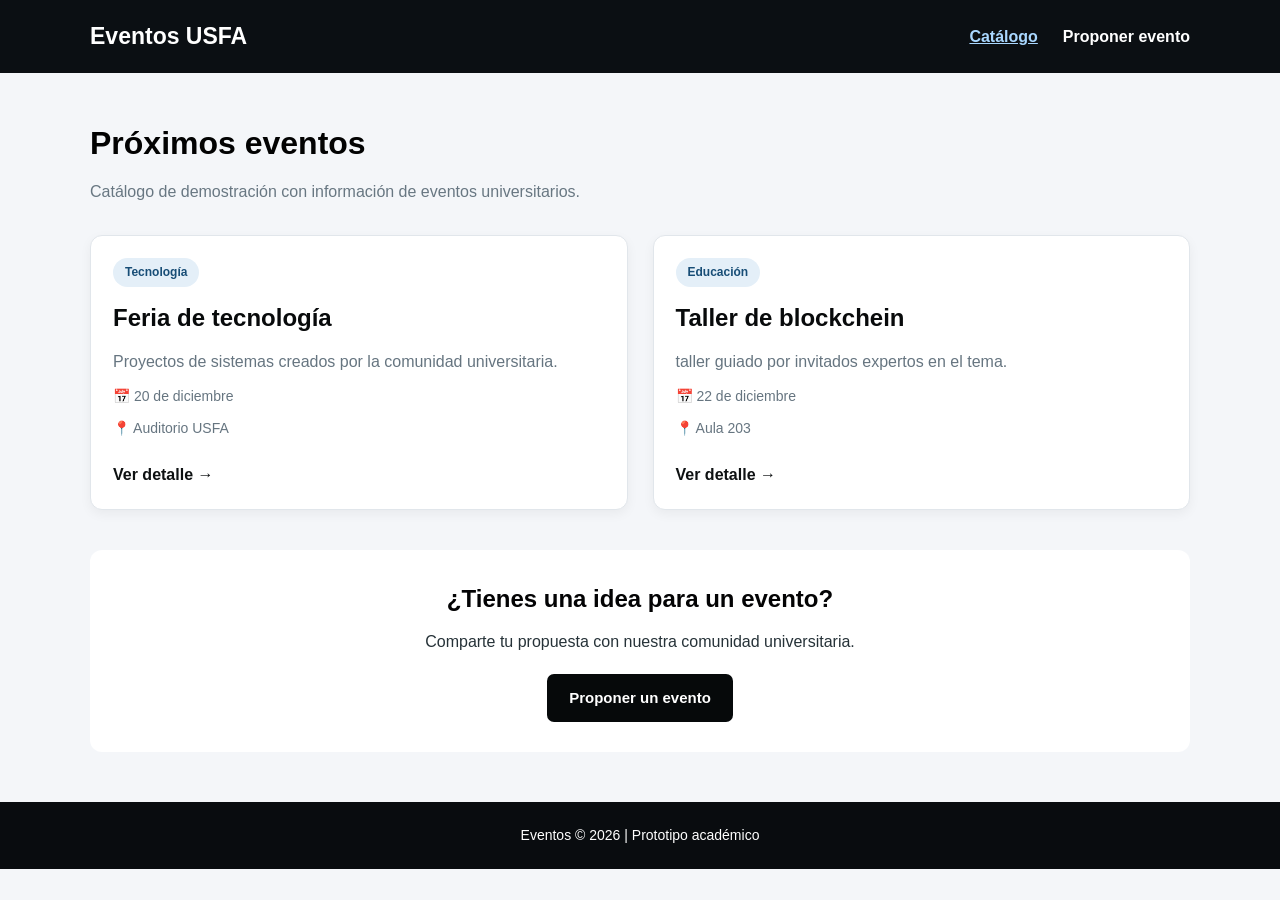
<file: index.html>
<!DOCTYPE html>
<html lang="es">
<head>
<meta charset="UTF-8">
<meta name="viewport" content="width=device-width, initial-scale=1.0">
<title>Eventos | Catálogo</title>
<link rel="stylesheet" href="estilos.css">
</head>
<body>
<header class="encabezado"><div class="contenedor barra">
<h2>Eventos USFA</h2>
<nav><a href="index.html" class="activo">Catálogo</a><a href="proponer.html">Proponer evento</a></nav>
</div></header>
<main class="contenedor contenido">
<section class="presentacion"><h1>Próximos eventos</h1><p>Catálogo de demostración con información de eventos universitarios.</p></section>
<section class="eventos">
<article class="tarjeta">
<div class=""></div>
<div class="informacion"><span class="categoria">Tecnología</span><h2>Feria de tecnología</h2>
<p>Proyectos de sistemas creados por la comunidad universitaria.</p>
<p class="fecha">📅 20 de diciembre</p><p class="lugar">📍 Auditorio USFA</p>
<a href="detalle.html?evento=feria" class="enlace">Ver detalle →</a></div>
</article>
<article class="tarjeta">
<div class=""></div>
<div class="informacion"><span class="categoria">Educación</span><h2>Taller de blockchein</h2>
<p>taller guiado por invitados expertos en el tema.</p>
<p class="fecha">📅 22 de diciembre</p><p class="lugar">📍 Aula 203</p>
<a href="detalle.html?evento=taller" class="enlace">Ver detalle →</a></div>
</article>
</section>
<section class="mensaje"><h2>¿Tienes una idea para un evento?</h2>
<p>Comparte tu propuesta con nuestra comunidad universitaria.</p>
<a href="proponer.html" class="boton">Proponer un evento</a></section>
</main>
<footer><p>Eventos © 2026 | Prototipo académico</p></footer>
</body></html>
</file>
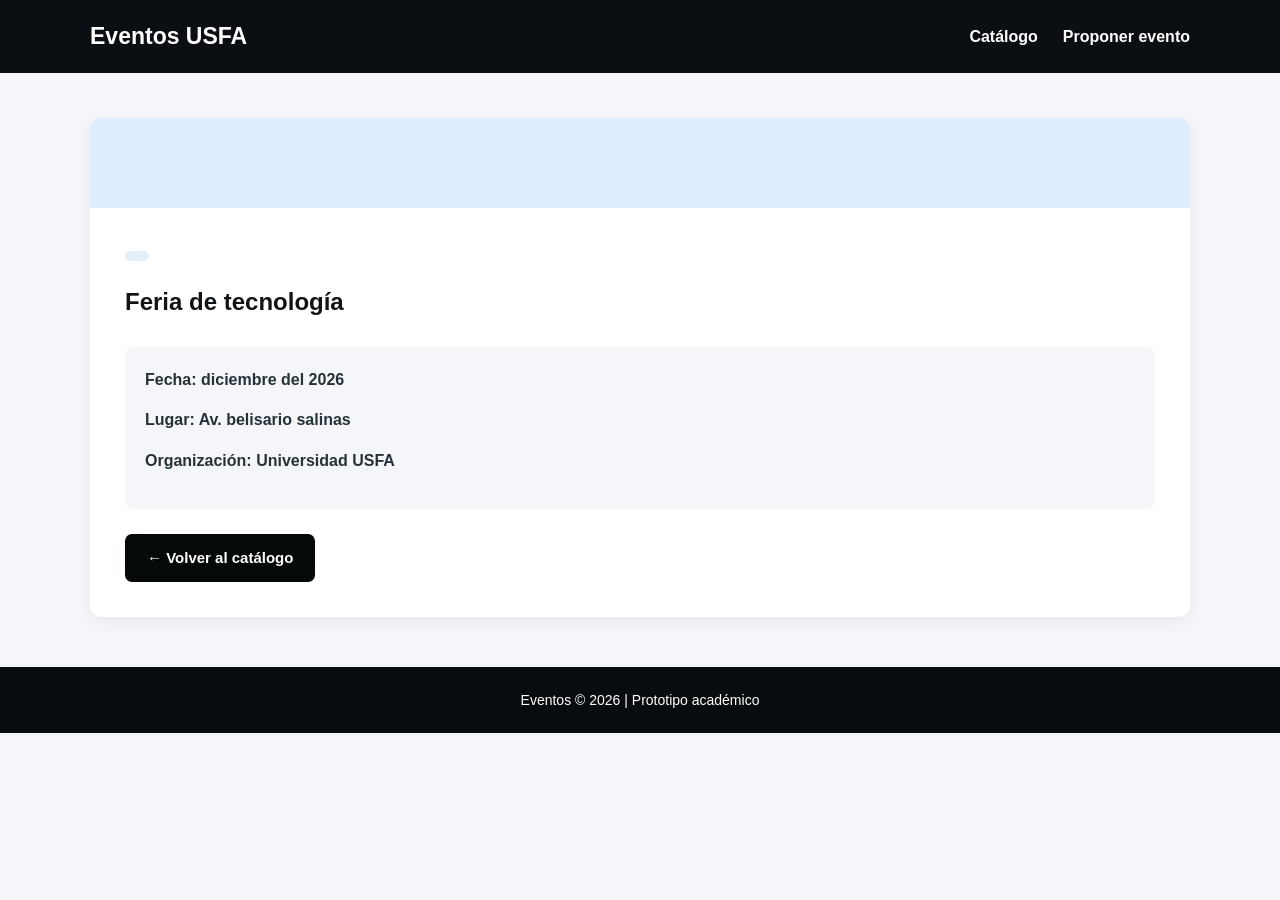
<file: evento.html>
<!DOCTYPE html>
<html lang="es"><head><meta charset="UTF-8"><meta name="viewport" content="width=device-width, initial-scale=1.0">
<title>Detalle del evento | Eventos USFA</title><link rel="stylesheet" href="estilos.css"></head>
<body><header class="encabezado"><div class="contenedor barra"><h2>Eventos USFA</h2>
<nav><a href="index.html">Catálogo</a><a href="proponer.html">Proponer evento</a></nav></div></header>
<main class="contenedor contenido"><section class="detalle-tarjeta">
<div class="detalle-imagen" id="imagen"></div><div class="detalle-info">
<span class="categoria" id="categoria"></span><h1 id="titulo">Feria de tecnología</h1><p id="descripcion"></p>
<div class="datos-evento"><p><strong>Fecha: diciembre del 2026</strong> <span id="fecha"></span></p><p><strong>Lugar: Av. belisario salinas</strong> <span id="lugar"></span></p><p><strong>Organización: Universidad USFA</strong> </p></div>
<a href="index.html" class="boton">← Volver al catálogo</a></div></section></main>
<footer><p>Eventos © 2026 | Prototipo académico</p></footer><script src="script.js"></script></body></html>
</file>
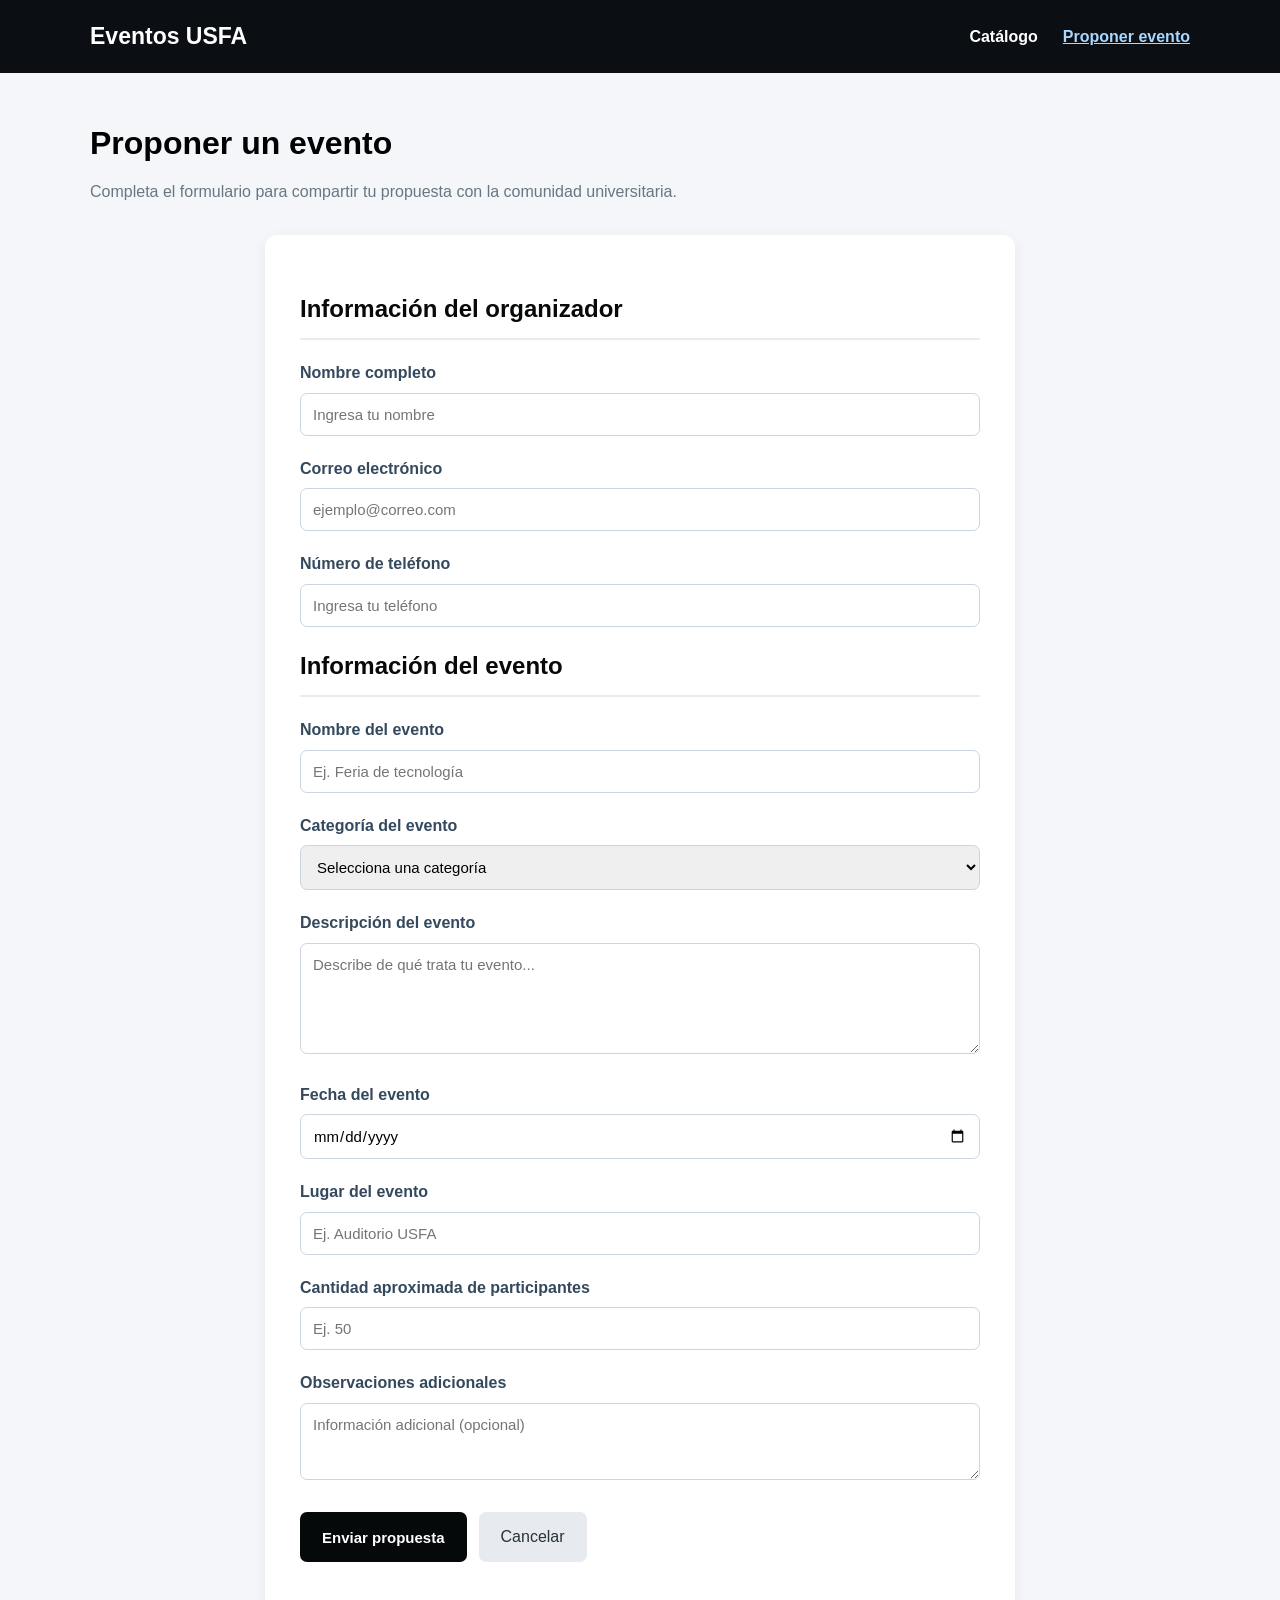
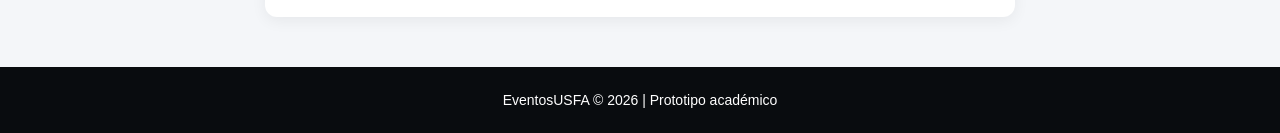
<file: proponer.html>
<!DOCTYPE html>
<html lang="es">
<head><meta charset="UTF-8"><meta name="viewport" content="width=device-width, initial-scale=1.0">
<title>Proponer evento | EventosUSFA</title><link rel="stylesheet" href="estilos.css"></head>
<body>
<header class="encabezado"><div class="contenedor barra"><h2>Eventos USFA</h2>
<nav><a href="index.html">Catálogo</a><a href="proponer.html" class="activo">Proponer evento</a></nav></div></header>
<main class="contenedor contenido">
<section class="presentacion"><h1>Proponer un evento</h1><p>Completa el formulario para compartir tu propuesta con la comunidad universitaria.</p></section>
<section class="formulario-contenedor"><form id="formEvento">
<h2>Información del organizador</h2>
<div class="grupo"><label for="nombre">Nombre completo</label><input type="text" id="nombre" placeholder="Ingresa tu nombre" required></div>
<div class="grupo"><label for="correo">Correo electrónico</label><input type="email" id="correo" placeholder="ejemplo@correo.com" required></div>
<div class="grupo"><label for="telefono">Número de teléfono</label><input type="tel" id="telefono" placeholder="Ingresa tu teléfono" required></div>
<h2>Información del evento</h2>
<div class="grupo"><label for="titulo">Nombre del evento</label><input type="text" id="titulo" placeholder="Ej. Feria de tecnología" required></div>
<div class="grupo"><label for="categoria">Categoría del evento</label><select id="categoria" required><option value="">Selecciona una categoría</option><option>Tecnología</option><option>Educación</option><option>Cultura</option><option>Deportes</option><option>Otros</option></select></div>
<div class="grupo"><label for="descripcion">Descripción del evento</label><textarea id="descripcion" rows="5" placeholder="Describe de qué trata tu evento..." required></textarea></div>
<div class="grupo"><label for="fecha">Fecha del evento</label><input type="date" id="fecha" required></div>
<div class="grupo"><label for="lugar">Lugar del evento</label><input type="text" id="lugar" placeholder="Ej. Auditorio USFA" required></div>
<div class="grupo"><label for="participantes">Cantidad aproximada de participantes</label><input type="number" id="participantes" min="1" placeholder="Ej. 50" required></div>
<div class="grupo"><label for="observaciones">Observaciones adicionales</label><textarea id="observaciones" rows="3" placeholder="Información adicional (opcional)"></textarea></div>
<div class="acciones"><button type="submit" class="boton">Enviar propuesta</button><a href="index.html" class="boton-secundario">Cancelar</a></div>
<div id="mensaje" aria-live="polite"></div>
</form></section></main>
<footer><p>EventosUSFA © 2026 | Prototipo académico</p></footer>
<script src="script.js"></script></body></html>
</file>
<file: estilos.css>
/* ==========================================================================
   1. CONFIGURACIÓN GENERAL Y RESET
   ========================================================================== */

/* Elimina márgenes y rellenos por defecto, y hace que el padding no afecte el tamaño final */
* {
  margin: 0;
  padding: 0;
  box-sizing: border-box;
}

/* Estilos base de toda la página (fuente, color de fondo, color de texto e interlineado) */
body {
  font-family: Arial, Helvetica, sans-serif;
  background: #f4f6f9;
  color: #263238;
  line-height: 1.6;
}

/* Contenedor principal para centrar el contenido y limitar su ancho máximo */
.contenedor {
  width: 90%;
  max-width: 1100px;
  margin: auto;
}


/* ==========================================================================
   2. ENCABEZADO Y NAVEGACIÓN
   ========================================================================== */

/* Barra superior azul oscuro con texto blanco */
.encabezado {
  background: #0b0f13;
  color: white;
  padding: 18px 0;
}

/* Alinea el título/logo a la izquierda y el menú a la derecha */
.barra {
  display: flex;
  justify-content: space-between;
  align-items: center;
  flex-wrap: wrap;
  gap: 15px;
}

.barra h2 {
  font-size: 23px;
}

/* Contenedor de los enlaces de navegación */
nav {
  display: flex;
  gap: 25px;
}

/* Estilo de los enlaces del menú con transición suave */
nav a {
  color: white;
  text-decoration: none;
  font-weight: bold;
  transition: 0.3s;
}

/* Efecto al pasar el mouse o cuando la página está activa */
nav a:hover,
nav a.activo {
  color: #a9d7ff;
  text-decoration: underline;
}


/* ==========================================================================
   3. SECCIÓN PRINCIPAL Y PRESENTACIÓN
   ========================================================================== */

/* Espaciado superior e inferior del cuerpo principal */
.contenido {
  padding-top: 45px;
  padding-bottom: 50px;
}

/* Bloque de bienvenida o título de la sección */
.presentacion {
  margin-bottom: 30px;
}

.presentacion h1 {
  font-size: 32px;
  color: #020202;
  margin-bottom: 10px;
}

.presentacion p {
  color: #687782;
}


/* ==========================================================================
   4. CUADRÍCULA Y TARJETAS DE EVENTOS
   ========================================================================== */

/* Cuadrícula de 2 columnas iguales para mostrar los eventos */
.eventos {
  display: grid;
  grid-template-columns: repeat(2, 1fr);
  gap: 25px;
}

/* Diseño de cada tarjeta individual */
.tarjeta {
  background: white;
  border-radius: 12px;
  overflow: hidden; /* Recorta lo que sobresalga de los bordes redondeados */
  border: 1px solid #e1e6eb;
  box-shadow: 0 4px 12px rgba(0, 0, 0, 0.05);
  transition: 0.3s;
}

/* Efecto de elevación al pasar el cursor sobre la tarjeta */
.tarjeta:hover {
  transform: translateY(-5px);
  box-shadow: 0 8px 20px rgba(0, 0, 0, 0.1);
}

/* Área superior de la tarjeta donde va el ícono o emoji del evento */
.imagen-evento {
  height: 160px;
  display: flex;
  align-items: center;
  justify-content: center;
  font-size: 65px;
}

/* Colores de fondo según la categoría del evento */
.tecnologia {
  background: #dceeff;
}

.desarrollo {
  background: #e4e4ff;
}

/* Contenedor de los textos dentro de la tarjeta */
.informacion {
  padding: 22px;
}

/* Etiqueta tipo píldora para la categoría */
.categoria {
  display: inline-block;
  background: #e4eff8;
  color: #174d76;
  padding: 5px 12px;
  border-radius: 20px;
  font-size: 12px;
  font-weight: bold;
}

.informacion h2 {
  margin: 12px 0;
  color: #080a0b;
}

.informacion p {
  margin-bottom: 10px;
  color: #667580;
}

/* Tamaño de letra más pequeño para fecha y ubicación */
.fecha,
.lugar {
  font-size: 14px;
}

/* Enlace "Ver más" dentro de la tarjeta */
.enlace {
  display: inline-block;
  margin-top: 12px;
  color: #0e1112;
  font-weight: bold;
  text-decoration: none;
}

.enlace:hover {
  text-decoration: underline;
}


/* ==========================================================================
   5. BLOQUE DE MENSAJE Y BOTONES
   ========================================================================== */

/* Caja blanca centrada para llamadas a la acción o avisos */
.mensaje {
  margin-top: 40px;
  background: white;
  padding: 30px;
  border-radius: 12px;
  text-align: center;
}

.mensaje h2 {
  color: #030304;
  margin-bottom: 10px;
}

.mensaje p {
  margin-bottom: 20px;
}

/* Botón principal azul */
.boton {
  display: inline-block;
  background: #06090a;
  color: white;
  padding: 12px 22px;
  border: none;
  border-radius: 7px;
  text-decoration: none;
  cursor: pointer;
  font-size: 15px;
  font-weight: bold;
  transition: 0.3s;
}

.boton:hover {
  background: #0a0e10;
}

/* Botón secundario gris claro */
.boton-secundario {
  display: inline-block;
  background: #e7ebef;
  color: #263238;
  padding: 12px 22px;
  border-radius: 7px;
  text-decoration: none;
}


/* ==========================================================================
   6. FORMULARIOS Y ALERTAS
   ========================================================================== */

/* Contenedor principal del formulario */
.formulario-contenedor {
  max-width: 750px;
  margin: auto;
  background: white;
  padding: 35px;
  border-radius: 12px;
  box-shadow: 0 4px 15px rgba(0, 0, 0, 0.06);
}

/* Subtítulos dentro del formulario con línea inferior */
.formulario-contenedor h2 {
  color: #08090a;
  margin: 20px 0;
  padding-bottom: 10px;
  border-bottom: 2px solid #e5edf3;
}

/* Espaciado entre cada campo del formulario */
.grupo {
  margin-bottom: 20px;
}

.grupo label {
  display: block;
  margin-bottom: 7px;
  font-weight: bold;
  color: #34495e;
}

/* Estilo unificado para cajas de texto, listas desplegables y áreas de texto */
.grupo input,
.grupo select,
.grupo textarea {
  width: 100%;
  padding: 12px;
  border: 1px solid #ccd5dd;
  border-radius: 7px;
  font-size: 15px;
  font-family: inherit;
  outline: none;
}

/* Resalta el borde del campo cuando el usuario hace clic en él */
.grupo input:focus,
.grupo select:focus,
.grupo textarea:focus {
  border-color: #060708;
  box-shadow: 0 0 0 2px rgba(23, 108, 165, 0.12);
}

/* Permite redimensionar el textarea solo hacia arriba/abajo */
.grupo textarea {
  resize: vertical;
}

/* Contenedor para alinear los botones del formulario */
.acciones {
  display: flex;
  gap: 12px;
  flex-wrap: wrap;
  margin-top: 25px;
}

/* Contenedor para mensajes dinámicos (ej. con JavaScript) */
#mensaje {
  margin-top: 20px;
  font-weight: bold;
}

/* Alerta verde de confirmación */
.exito {
  background: #e0f5e8;
  color: #176b39;
  padding: 15px;
  border-radius: 7px;
}


/* ==========================================================================
   7. PÁGINA DE DETALLE DEL EVENTO
   ========================================================================== */

/* Tarjeta grande para ver la información completa de un evento */
.detalle-tarjeta {
  background: white;
  border-radius: 12px;
  overflow: hidden;
  box-shadow: 0 4px 15px rgba(0, 0, 0, 0.06);
}

/* Cabecera con ícono gigante en la vista de detalle */
.detalle-imagen {
  background: #dceeff;
  padding: 45px;
  text-align: center;
  font-size: 85px;
}

.detalle-info {
  padding: 35px;
}

.detalle-info h1 {
  color: #111416;
  margin: 15px 0;
}

.detalle-info p {
  margin-bottom: 15px;
}

/* Recuadro gris para destacar fecha, hora y lugar en el detalle */
.datos-evento {
  background: #f4f6f9;
  padding: 20px;
  border-radius: 8px;
  margin: 25px 0;
}


/* ==========================================================================
   8. PIE DE PÁGINA (FOOTER)
   ========================================================================== */

footer {
  background: #090c0f;
  color: white;
  text-align: center;
  padding: 22px;
  font-size: 14px;
}


/* ==========================================================================
   9. DISEÑO RESPONSIVO (PANTALLAS MÓVILES <= 700px)
   ========================================================================== */

@media (max-width: 700px) {
  /* Apila el logo y el menú verticalmente */
  .barra {
    flex-direction: column;
    align-items: flex-start;
  }

  nav {
    gap: 15px;
    flex-wrap: wrap;
  }

  /* Cambia las tarjetas de 2 columnas a 1 sola columna */
  .eventos {
    grid-template-columns: 1fr;
  }

  /* Reduce tamaños de fuente y rellenos para pantallas pequeñas */
  .presentacion h1 {
    font-size: 26px;
  }

  .formulario-contenedor {
    padding: 20px;
  }

  .detalle-info {
    padding: 22px;
  }
}
</file>
